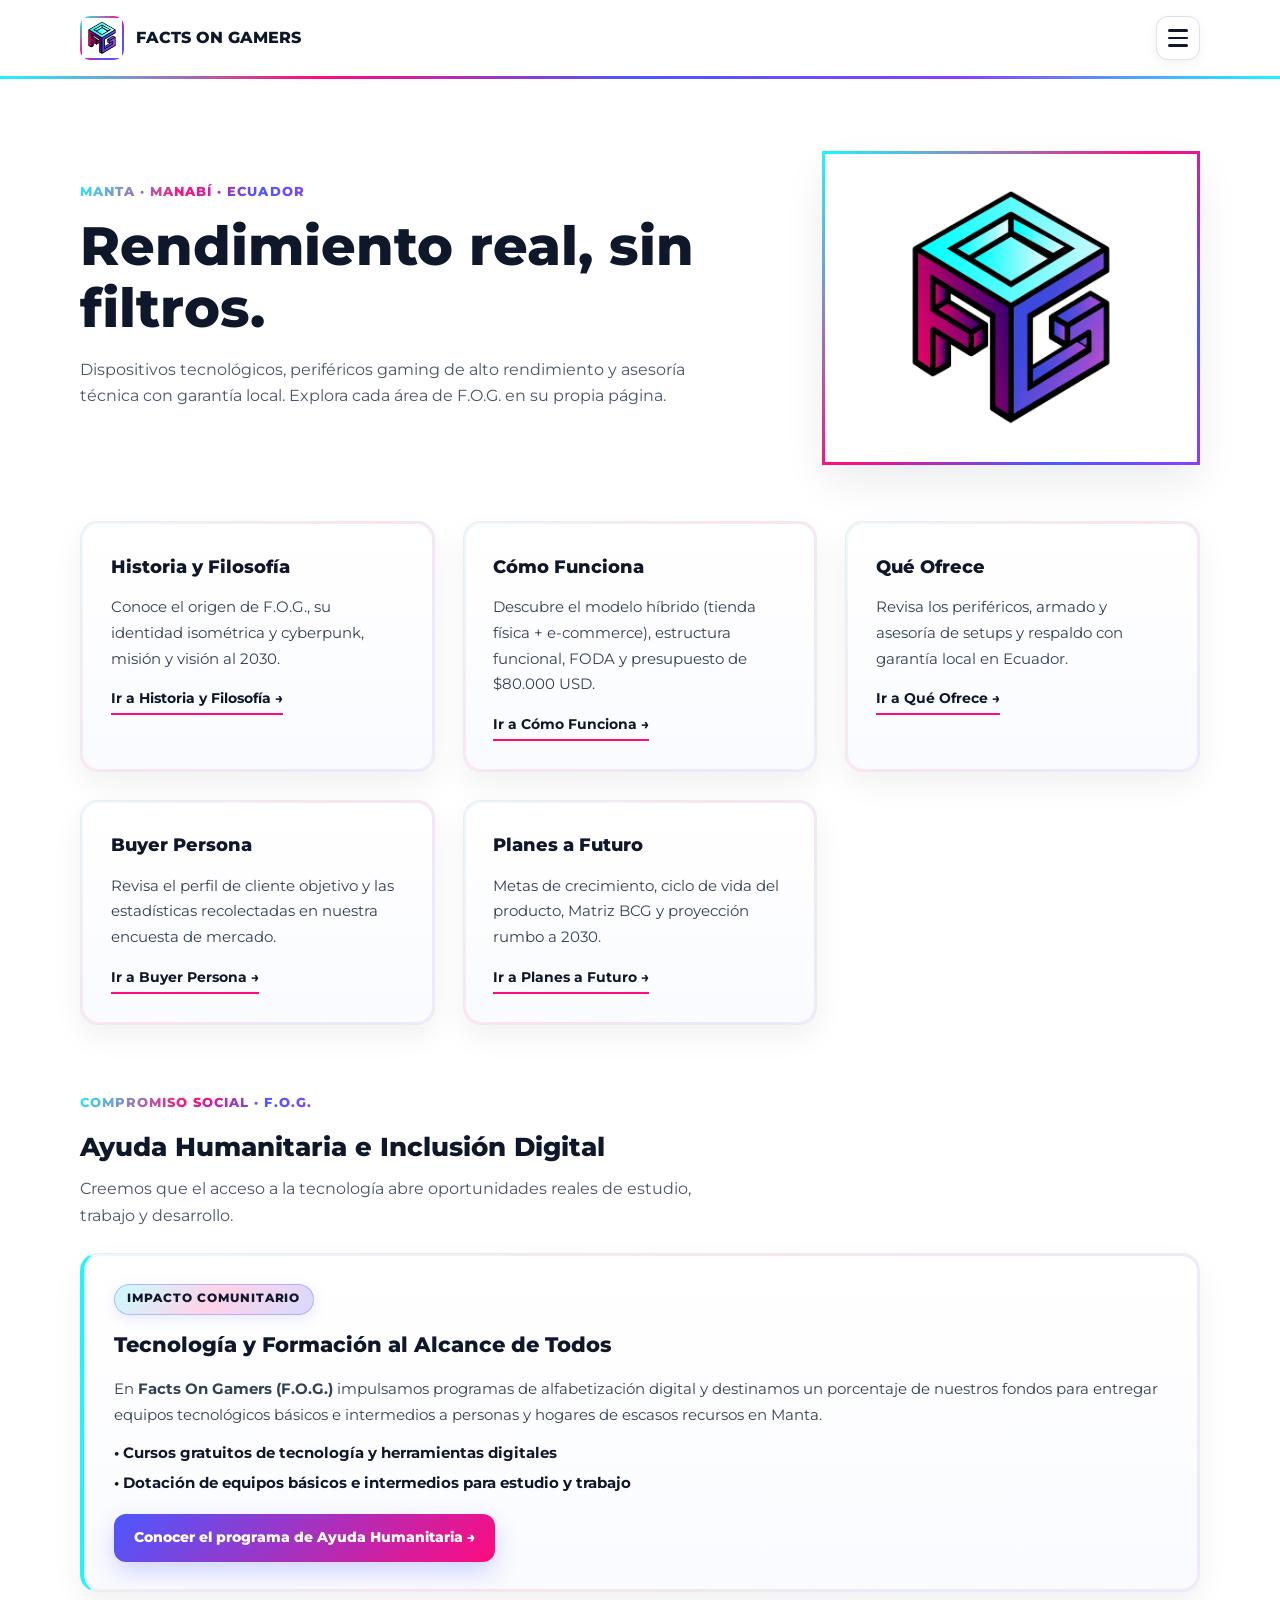
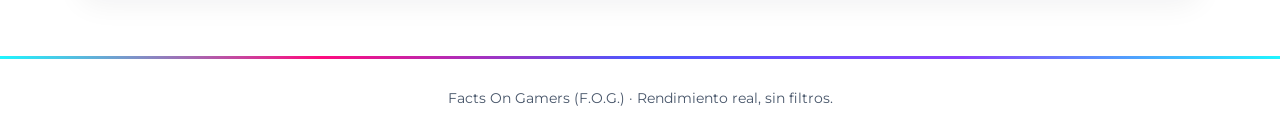
<file: index.html>
<!DOCTYPE html>
<html lang="es">
<head>
  <meta charset="UTF-8" />
  <meta name="viewport" content="width=device-width, initial-scale=1.0" />
  <title>Facts On Gamers (F.O.G.) | Rendimiento real, sin filtros</title>
  <link rel="preconnect" href="https://fonts.googleapis.com" />
  <link rel="preconnect" href="https://fonts.gstatic.com" crossorigin />
  <link href="https://fonts.googleapis.com/css2?family=Montserrat:wght@400;600;700;800;900&display=swap" rel="stylesheet" />
  <link rel="stylesheet" href="css/styles.css" />
</head>
<body>
  <header class="navbar">
    <div class="container nav-content">
      <a href="index.html" class="brand">
        <img src="images/logo.png" alt="Isotipo F.O.G." class="brand-logo" />
        <span>FACTS ON GAMERS</span>
      </a>

      <button
        class="menu-toggle"
        id="menuToggle"
        type="button"
        aria-label="Abrir menú de navegación"
        aria-expanded="false"
        aria-controls="navDrawer"
      >
        <span class="bar"></span>
        <span class="bar"></span>
        <span class="bar"></span>
      </button>

      <nav class="nav-links" id="navDrawer" aria-label="Navegación principal">
        <a href="index.html">Inicio</a>
        <a href="historia.html">Historia y Filosofía</a>
        <a href="operacion.html">Cómo Funciona</a>
        <a href="oferta.html">Qué Ofrece</a>
        <a href="buyer-persona.html">Buyer Persona</a>
        <a href="ayuda-humanitaria.html">Ayuda Humanitaria</a>
        <a href="futuro.html">Planes a Futuro</a>
      </nav>
    </div>
  </header>

  <main>
    <section class="hero-home">
      <div class="container hero-grid">
        <div>
          <span class="eyebrow">Manta · Manabí · Ecuador</span>
          <h1>Rendimiento real, sin filtros.</h1>
          <p class="lead">
            Dispositivos tecnológicos, periféricos gaming de alto rendimiento y asesoría técnica con garantía local. Explora cada área de F.O.G. en su propia página.
          </p>
        </div>
        <div class="logo-showcase">
          <img src="images/logo.png" alt="Cubo isométrico Facts On Gamers F.O.G." />
        </div>
      </div>
    </section>

    <section class="page-section">
      <div class="container grid-2">
        <article class="rgb-card">
          <h2>Historia y Filosofía</h2>
          <p>Conoce el origen de F.O.G., su identidad isométrica y cyberpunk, misión y visión al 2030.</p>
          <a href="historia.html" class="card-link">Ir a Historia y Filosofía →</a>
        </article>

        <article class="rgb-card">
          <h2>Cómo Funciona</h2>
          <p>Descubre el modelo híbrido (tienda física + e-commerce), estructura funcional, FODA y presupuesto de $80.000 USD.</p>
          <a href="operacion.html" class="card-link">Ir a Cómo Funciona →</a>
        </article>

        <article class="rgb-card">
          <h2>Qué Ofrece</h2>
          <p>Revisa los periféricos, armado y asesoría de setups y respaldo con garantía local en Ecuador.</p>
          <a href="oferta.html" class="card-link">Ir a Qué Ofrece →</a>
        </article>

        <article class="rgb-card">
          <h2>Buyer Persona</h2>
          <p>Revisa el perfil de cliente objetivo y las estadísticas recolectadas en nuestra encuesta de mercado.</p>
          <a href="buyer-persona.html" class="card-link">Ir a Buyer Persona →</a>
        </article>

        <article class="rgb-card">
          <h2>Planes a Futuro</h2>
          <p>Metas de crecimiento, ciclo de vida del producto, Matriz BCG y proyección rumbo a 2030.</p>
          <a href="futuro.html" class="card-link">Ir a Planes a Futuro →</a>
        </article>
      </div>
    </section>

    <section class="page-section">
      <div class="container">
        <div class="section-intro">
          <span class="eyebrow">Compromiso Social · F.O.G.</span>
          <h2>Ayuda Humanitaria e Inclusión Digital</h2>
          <p class="lead">Creemos que el acceso a la tecnología abre oportunidades reales de estudio, trabajo y desarrollo.</p>
        </div>

        <article class="rgb-card humanitarian-banner-card">
          <div class="humanitarian-banner-content">
            <span class="coming-badge">Impacto Comunitario</span>
            <h3>Tecnología y Formación al Alcance de Todos</h3>
            <p>En <strong>Facts On Gamers (F.O.G.)</strong> impulsamos programas de alfabetización digital y destinamos un porcentaje de nuestros fondos para entregar equipos tecnológicos básicos e intermedios a personas y hogares de escasos recursos en Manta.</p>
            <div class="humanitarian-highlights">
              <span>• Cursos gratuitos de tecnología y herramientas digitales</span>
              <span>• Dotación de equipos básicos e intermedios para estudio y trabajo</span>
            </div>
            <a href="ayuda-humanitaria.html" class="cta-humanitarian">Conocer el programa de Ayuda Humanitaria →</a>
          </div>
        </article>
      </div>
    </section>
  </main>

  <footer class="footer">
    <div class="container">
      <p>Facts On Gamers (F.O.G.) · Rendimiento real, sin filtros.</p>
    </div>
  </footer>

  <script src="js/main.js"></script>
</body>
</html>
</file>
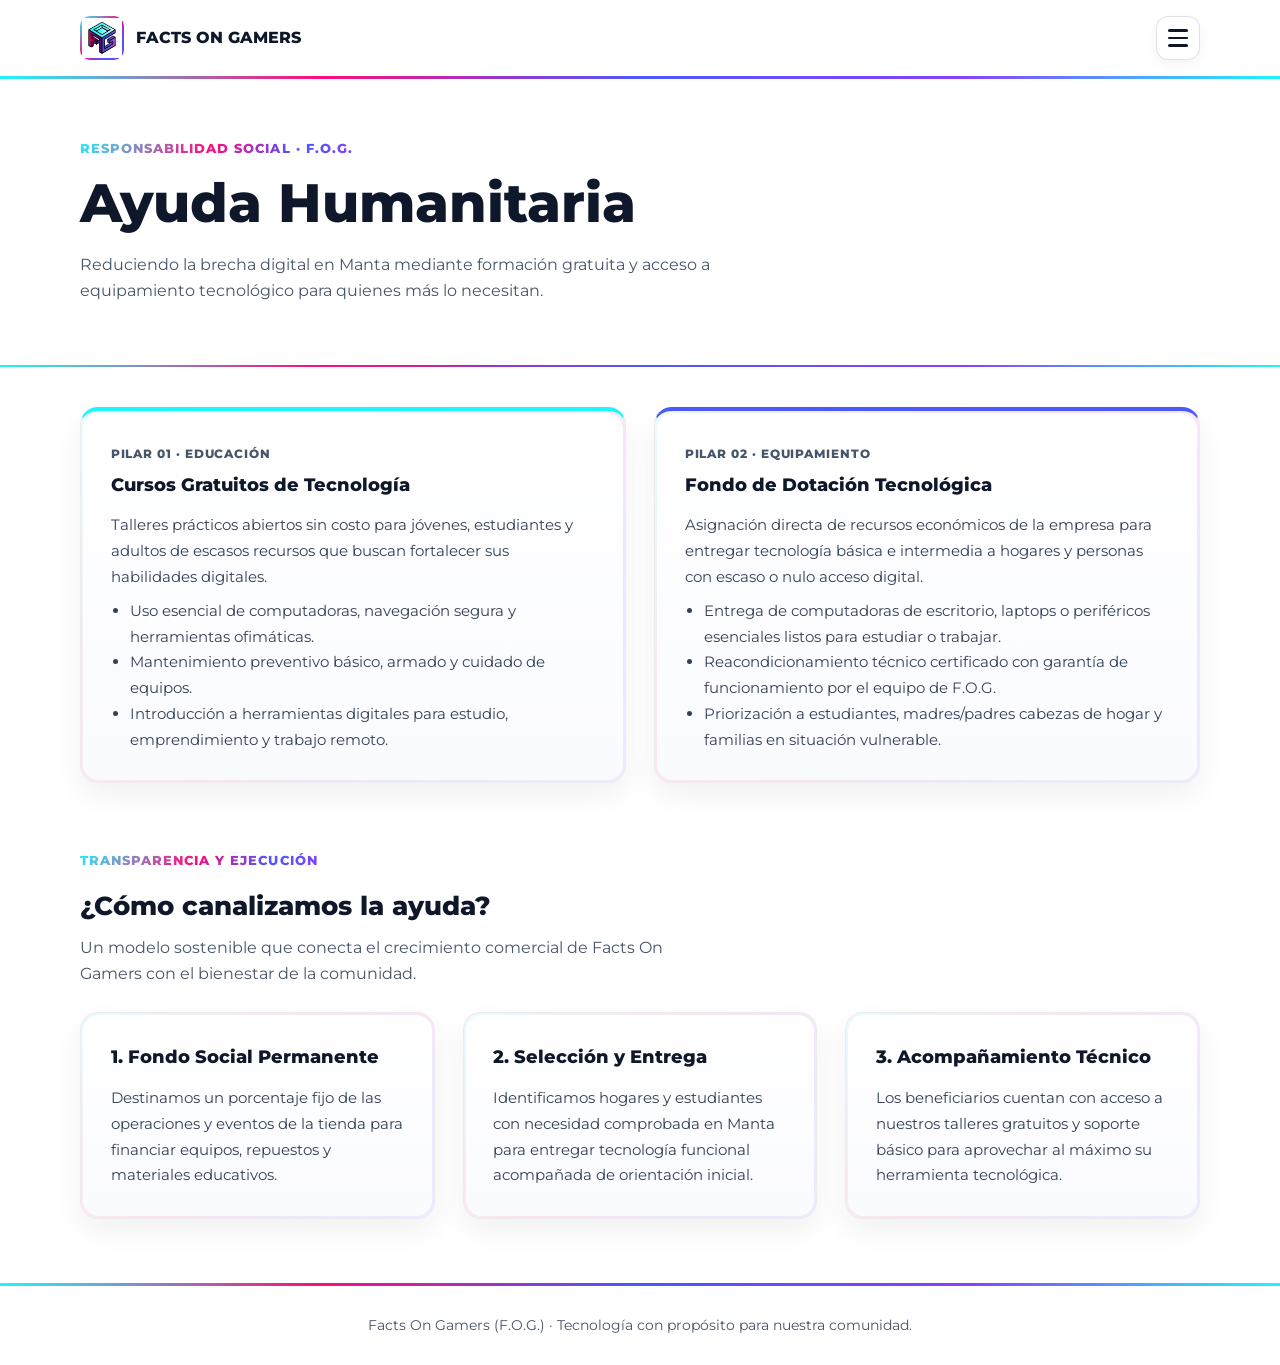
<file: ayuda-humanitaria.html>
<!DOCTYPE html>
<html lang="es">
<head>
  <meta charset="UTF-8" />
  <meta name="viewport" content="width=device-width, initial-scale=1.0" />
  <title>Ayuda Humanitaria | Facts On Gamers (F.O.G.)</title>
  <link rel="preconnect" href="https://fonts.googleapis.com" />
  <link rel="preconnect" href="https://fonts.gstatic.com" crossorigin />
  <link href="https://fonts.googleapis.com/css2?family=Montserrat:wght@400;600;700;800;900&display=swap" rel="stylesheet" />
  <link rel="stylesheet" href="css/styles.css" />
</head>
<body>
  <header class="navbar">
    <div class="container nav-content">
      <a href="index.html" class="brand">
        <img src="images/logo.png" alt="Isotipo F.O.G." class="brand-logo" />
        <span>FACTS ON GAMERS</span>
      </a>

      <button
        class="menu-toggle"
        id="menuToggle"
        type="button"
        aria-label="Abrir menú de navegación"
        aria-expanded="false"
        aria-controls="navDrawer"
      >
        <span class="bar"></span>
        <span class="bar"></span>
        <span class="bar"></span>
      </button>

      <nav class="nav-links" id="navDrawer" aria-label="Navegación principal">
        <a href="index.html">Inicio</a>
        <a href="historia.html">Historia y Filosofía</a>
        <a href="operacion.html">Cómo Funciona</a>
        <a href="oferta.html">Qué Ofrece</a>
        <a href="buyer-persona.html">Buyer Persona</a>
        <a href="ayuda-humanitaria.html">Ayuda Humanitaria</a>
        <a href="futuro.html">Planes a Futuro</a>
      </nav>
    </div>
  </header>

  <main>
    <div class="page-header">
      <div class="container">
        <span class="eyebrow">Responsabilidad Social · F.O.G.</span>
        <h1>Ayuda Humanitaria</h1>
        <p class="lead">Reduciendo la brecha digital en Manta mediante formación gratuita y acceso a equipamiento tecnológico para quienes más lo necesitan.</p>
      </div>
    </div>

    <!-- PILARES DEL PROGRAMA -->
    <section class="page-section">
      <div class="container grid-2">
        <article class="rgb-card foda-fortalezas">
          <span class="foda-tag">Pilar 01 · Educación</span>
          <h3>Cursos Gratuitos de Tecnología</h3>
          <p>Talleres prácticos abiertos sin costo para jóvenes, estudiantes y adultos de escasos recursos que buscan fortalecer sus habilidades digitales.</p>
          <ul>
            <li>Uso esencial de computadoras, navegación segura y herramientas ofimáticas.</li>
            <li>Mantenimiento preventivo básico, armado y cuidado de equipos.</li>
            <li>Introducción a herramientas digitales para estudio, emprendimiento y trabajo remoto.</li>
          </ul>
        </article>

        <article class="rgb-card foda-oportunidades">
          <span class="foda-tag">Pilar 02 · Equipamiento</span>
          <h3>Fondo de Dotación Tecnológica</h3>
          <p>Asignación directa de recursos económicos de la empresa para entregar tecnología básica e intermedia a hogares y personas con escaso o nulo acceso digital.</p>
          <ul>
            <li>Entrega de computadoras de escritorio, laptops o periféricos esenciales listos para estudiar o trabajar.</li>
            <li>Reacondicionamiento técnico certificado con garantía de funcionamiento por el equipo de F.O.G.</li>
            <li>Priorización a estudiantes, madres/padres cabezas de hogar y familias en situación vulnerable.</li>
          </ul>
        </article>
      </div>
    </section>

    <!-- CÓMO FUNCIONA EL IMPACTO -->
    <section class="page-section">
      <div class="container">
        <div class="section-intro">
          <span class="eyebrow">Transparencia y Ejecución</span>
          <h2>¿Cómo canalizamos la ayuda?</h2>
          <p class="lead">Un modelo sostenible que conecta el crecimiento comercial de Facts On Gamers con el bienestar de la comunidad.</p>
        </div>

        <div class="grid-3">
          <article class="rgb-card">
            <h3>1. Fondo Social Permanente</h3>
            <p>Destinamos un porcentaje fijo de las operaciones y eventos de la tienda para financiar equipos, repuestos y materiales educativos.</p>
          </article>

          <article class="rgb-card">
            <h3>2. Selección y Entrega</h3>
            <p>Identificamos hogares y estudiantes con necesidad comprobada en Manta para entregar tecnología funcional acompañada de orientación inicial.</p>
          </article>

          <article class="rgb-card">
            <h3>3. Acompañamiento Técnico</h3>
            <p>Los beneficiarios cuentan con acceso a nuestros talleres gratuitos y soporte básico para aprovechar al máximo su herramienta tecnológica.</p>
          </article>
        </div>
      </div>
    </section>
  </main>

  <footer class="footer">
    <div class="container">
      <p>Facts On Gamers (F.O.G.) · Tecnología con propósito para nuestra comunidad.</p>
    </div>
  </footer>

  <script src="js/main.js"></script>
</body>
</html>
</file>
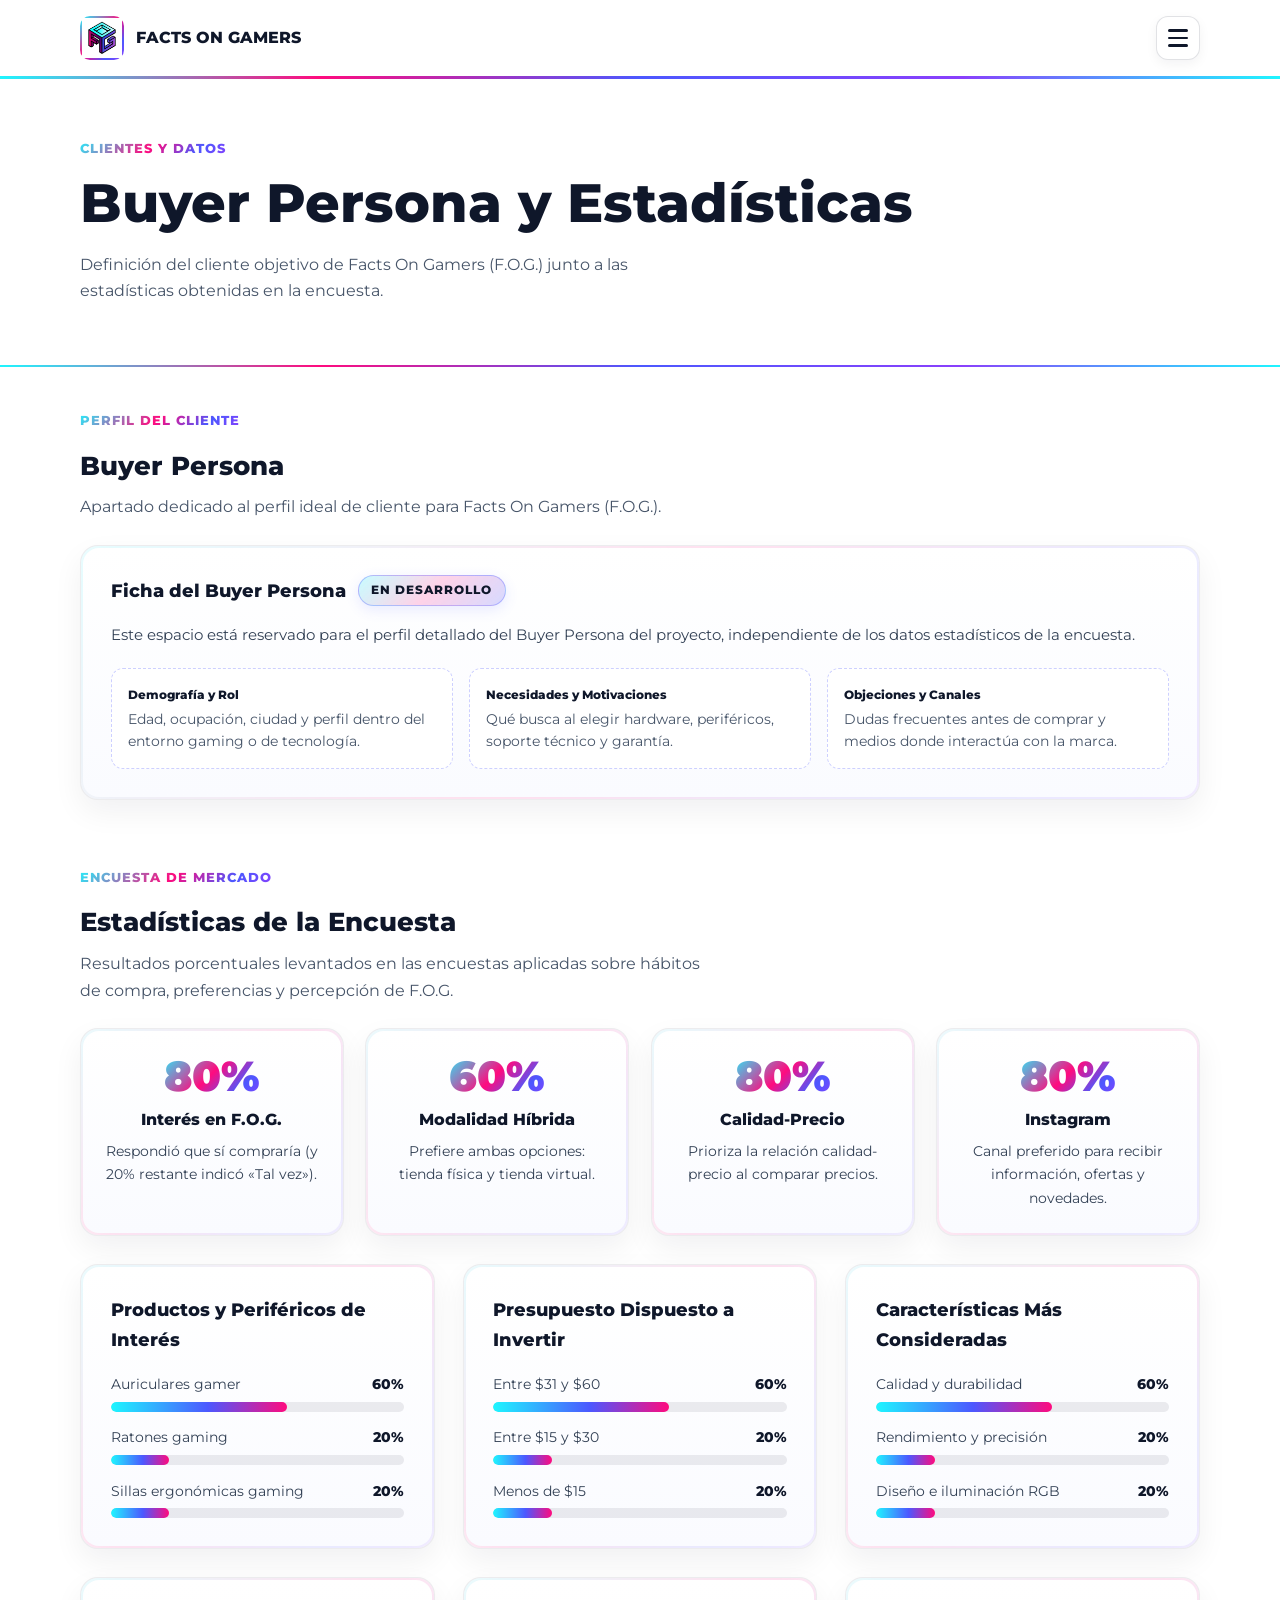
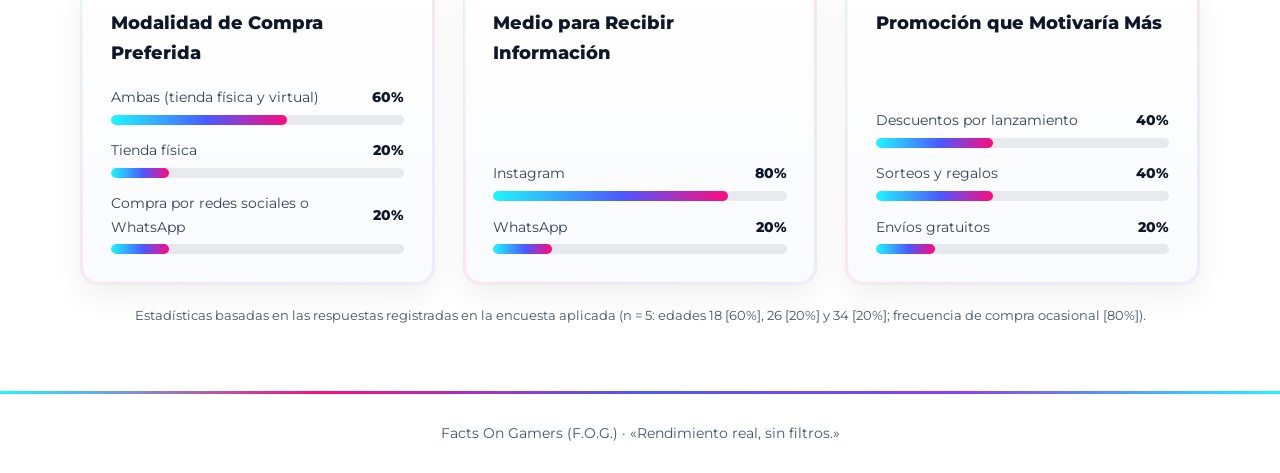
<file: buyer-persona.html>
<!DOCTYPE html>
<html lang="es">
<head>
  <meta charset="UTF-8" />
  <meta name="viewport" content="width=device-width, initial-scale=1.0" />
  <title>Buyer Persona y Estadísticas | Facts On Gamers (F.O.G.)</title>
  <link rel="preconnect" href="https://fonts.googleapis.com" />
  <link rel="preconnect" href="https://fonts.gstatic.com" crossorigin />
  <link href="https://fonts.googleapis.com/css2?family=Montserrat:wght@400;600;700;800;900&display=swap" rel="stylesheet" />
  <link rel="stylesheet" href="css/styles.css" />
</head>
<body>
  <header class="navbar">
    <div class="container nav-content">
      <a href="index.html" class="brand">
        <img src="images/logo.png" alt="Isotipo F.O.G." class="brand-logo" />
        <span>FACTS ON GAMERS</span>
      </a>

      <button
        class="menu-toggle"
        id="menuToggle"
        type="button"
        aria-label="Abrir menú de navegación"
        aria-expanded="false"
        aria-controls="navDrawer"
      >
        <span class="bar"></span>
        <span class="bar"></span>
        <span class="bar"></span>
      </button>

      <nav class="nav-links" id="navDrawer" aria-label="Navegación principal">
        <a href="index.html">Inicio</a>
        <a href="historia.html">Historia y Filosofía</a>
        <a href="operacion.html">Cómo Funciona</a>
        <a href="oferta.html">Qué Ofrece</a>
        <a href="buyer-persona.html">Buyer Persona</a>
        <a href="ayuda-humanitaria.html">Ayuda Humanitaria</a>
        <a href="futuro.html">Planes a Futuro</a>
      </nav>
    </div>
  </header>

  <main>
    <div class="page-header">
      <div class="container">
        <span class="eyebrow">Clientes y Datos</span>
        <h1>Buyer Persona y Estadísticas</h1>
        <p class="lead">Definición del cliente objetivo de Facts On Gamers (F.O.G.) junto a las estadísticas obtenidas en la encuesta.</p>
      </div>
    </div>

    <!-- TEMA 1: BUYER PERSONA (APARTE DE LA ENCUESTA) -->
    <section class="page-section">
      <div class="container">
        <div class="section-intro">
          <span class="eyebrow">Perfil del Cliente</span>
          <h2>Buyer Persona</h2>
          <p class="lead">Apartado dedicado al perfil ideal de cliente para Facts On Gamers (F.O.G.).</p>
        </div>

        <article class="rgb-card buyer-coming-card">
          <div class="buyer-coming-header">
            <h3>Ficha del Buyer Persona</h3>
            <span class="coming-badge">En desarrollo</span>
          </div>
          <p>Este espacio está reservado para el perfil detallado del Buyer Persona del proyecto, independiente de los datos estadísticos de la encuesta.</p>

          <div class="buyer-placeholders">
            <div class="buyer-slot">
              <span class="buyer-slot-tag">Demografía y Rol</span>
              <p>Edad, ocupación, ciudad y perfil dentro del entorno gaming o de tecnología.</p>
            </div>
            <div class="buyer-slot">
              <span class="buyer-slot-tag">Necesidades y Motivaciones</span>
              <p>Qué busca al elegir hardware, periféricos, soporte técnico y garantía.</p>
            </div>
            <div class="buyer-slot">
              <span class="buyer-slot-tag">Objeciones y Canales</span>
              <p>Dudas frecuentes antes de comprar y medios donde interactúa con la marca.</p>
            </div>
          </div>
        </article>
      </div>
    </section>

    <!-- TEMA 2: ESTADÍSTICAS DE LA ENCUESTA -->
    <section class="page-section">
      <div class="container">
        <div class="section-intro">
          <span class="eyebrow">Encuesta de Mercado</span>
          <h2>Estadísticas de la Encuesta</h2>
          <p class="lead">Resultados porcentuales levantados en las encuestas aplicadas sobre hábitos de compra, preferencias y percepción de F.O.G.</p>
        </div>

        <div class="kpi-grid">
          <article class="rgb-card kpi-card">
            <span class="kpi-number">80%</span>
            <h3>Interés en F.O.G.</h3>
            <p>Respondió que sí compraría (y 20% restante indicó «Tal vez»).</p>
          </article>

          <article class="rgb-card kpi-card">
            <span class="kpi-number">60%</span>
            <h3>Modalidad Híbrida</h3>
            <p>Prefiere ambas opciones: tienda física y tienda virtual.</p>
          </article>

          <article class="rgb-card kpi-card">
            <span class="kpi-number">80%</span>
            <h3>Calidad-Precio</h3>
            <p>Prioriza la relación calidad-precio al comparar precios.</p>
          </article>

          <article class="rgb-card kpi-card">
            <span class="kpi-number">80%</span>
            <h3>Instagram</h3>
            <p>Canal preferido para recibir información, ofertas y novedades.</p>
          </article>
        </div>

        <div class="grid-2 stats-charts-grid" style="margin-top: 1.75rem;">
          <article class="rgb-card stat-card">
            <h3>Productos y Periféricos de Interés</h3>
            <div class="stat-bars">
              <div class="stat-row">
                <div class="stat-label"><span>Auriculares gamer</span><strong>60%</strong></div>
                <div class="stat-track"><div class="stat-fill" style="width: 60%;"></div></div>
              </div>
              <div class="stat-row">
                <div class="stat-label"><span>Ratones gaming</span><strong>20%</strong></div>
                <div class="stat-track"><div class="stat-fill" style="width: 20%;"></div></div>
              </div>
              <div class="stat-row">
                <div class="stat-label"><span>Sillas ergonómicas gaming</span><strong>20%</strong></div>
                <div class="stat-track"><div class="stat-fill" style="width: 20%;"></div></div>
              </div>
            </div>
          </article>

          <article class="rgb-card stat-card">
            <h3>Presupuesto Dispuesto a Invertir</h3>
            <div class="stat-bars">
              <div class="stat-row">
                <div class="stat-label"><span>Entre $31 y $60</span><strong>60%</strong></div>
                <div class="stat-track"><div class="stat-fill" style="width: 60%;"></div></div>
              </div>
              <div class="stat-row">
                <div class="stat-label"><span>Entre $15 y $30</span><strong>20%</strong></div>
                <div class="stat-track"><div class="stat-fill" style="width: 20%;"></div></div>
              </div>
              <div class="stat-row">
                <div class="stat-label"><span>Menos de $15</span><strong>20%</strong></div>
                <div class="stat-track"><div class="stat-fill" style="width: 20%;"></div></div>
              </div>
            </div>
          </article>

          <article class="rgb-card stat-card">
            <h3>Características Más Consideradas</h3>
            <div class="stat-bars">
              <div class="stat-row">
                <div class="stat-label"><span>Calidad y durabilidad</span><strong>60%</strong></div>
                <div class="stat-track"><div class="stat-fill" style="width: 60%;"></div></div>
              </div>
              <div class="stat-row">
                <div class="stat-label"><span>Rendimiento y precisión</span><strong>20%</strong></div>
                <div class="stat-track"><div class="stat-fill" style="width: 20%;"></div></div>
              </div>
              <div class="stat-row">
                <div class="stat-label"><span>Diseño e iluminación RGB</span><strong>20%</strong></div>
                <div class="stat-track"><div class="stat-fill" style="width: 20%;"></div></div>
              </div>
            </div>
          </article>

          <article class="rgb-card stat-card">
            <h3>Modalidad de Compra Preferida</h3>
            <div class="stat-bars">
              <div class="stat-row">
                <div class="stat-label"><span>Ambas (tienda física y virtual)</span><strong>60%</strong></div>
                <div class="stat-track"><div class="stat-fill" style="width: 60%;"></div></div>
              </div>
              <div class="stat-row">
                <div class="stat-label"><span>Tienda física</span><strong>20%</strong></div>
                <div class="stat-track"><div class="stat-fill" style="width: 20%;"></div></div>
              </div>
              <div class="stat-row">
                <div class="stat-label"><span>Compra por redes sociales o WhatsApp</span><strong>20%</strong></div>
                <div class="stat-track"><div class="stat-fill" style="width: 20%;"></div></div>
              </div>
            </div>
          </article>

          <article class="rgb-card stat-card">
            <h3>Medio para Recibir Información</h3>
            <div class="stat-bars">
              <div class="stat-row">
                <div class="stat-label"><span>Instagram</span><strong>80%</strong></div>
                <div class="stat-track"><div class="stat-fill" style="width: 80%;"></div></div>
              </div>
              <div class="stat-row">
                <div class="stat-label"><span>WhatsApp</span><strong>20%</strong></div>
                <div class="stat-track"><div class="stat-fill" style="width: 20%;"></div></div>
              </div>
            </div>
          </article>

          <article class="rgb-card stat-card">
            <h3>Promoción que Motivaría Más</h3>
            <div class="stat-bars">
              <div class="stat-row">
                <div class="stat-label"><span>Descuentos por lanzamiento</span><strong>40%</strong></div>
                <div class="stat-track"><div class="stat-fill" style="width: 40%;"></div></div>
              </div>
              <div class="stat-row">
                <div class="stat-label"><span>Sorteos y regalos</span><strong>40%</strong></div>
                <div class="stat-track"><div class="stat-fill" style="width: 40%;"></div></div>
              </div>
              <div class="stat-row">
                <div class="stat-label"><span>Envíos gratuitos</span><strong>20%</strong></div>
                <div class="stat-track"><div class="stat-fill" style="width: 20%;"></div></div>
              </div>
            </div>
          </article>
        </div>

        <p class="survey-footnote">
          Estadísticas basadas en las respuestas registradas en la encuesta aplicada (n = 5: edades 18 [60%], 26 [20%] y 34 [20%]; frecuencia de compra ocasional [80%]).
        </p>
      </div>
    </section>
  </main>

  <footer class="footer">
    <div class="container">
      <p>Facts On Gamers (F.O.G.) · «Rendimiento real, sin filtros.»</p>
    </div>
  </footer>

  <script src="js/main.js"></script>
</body>
</html>
</file>
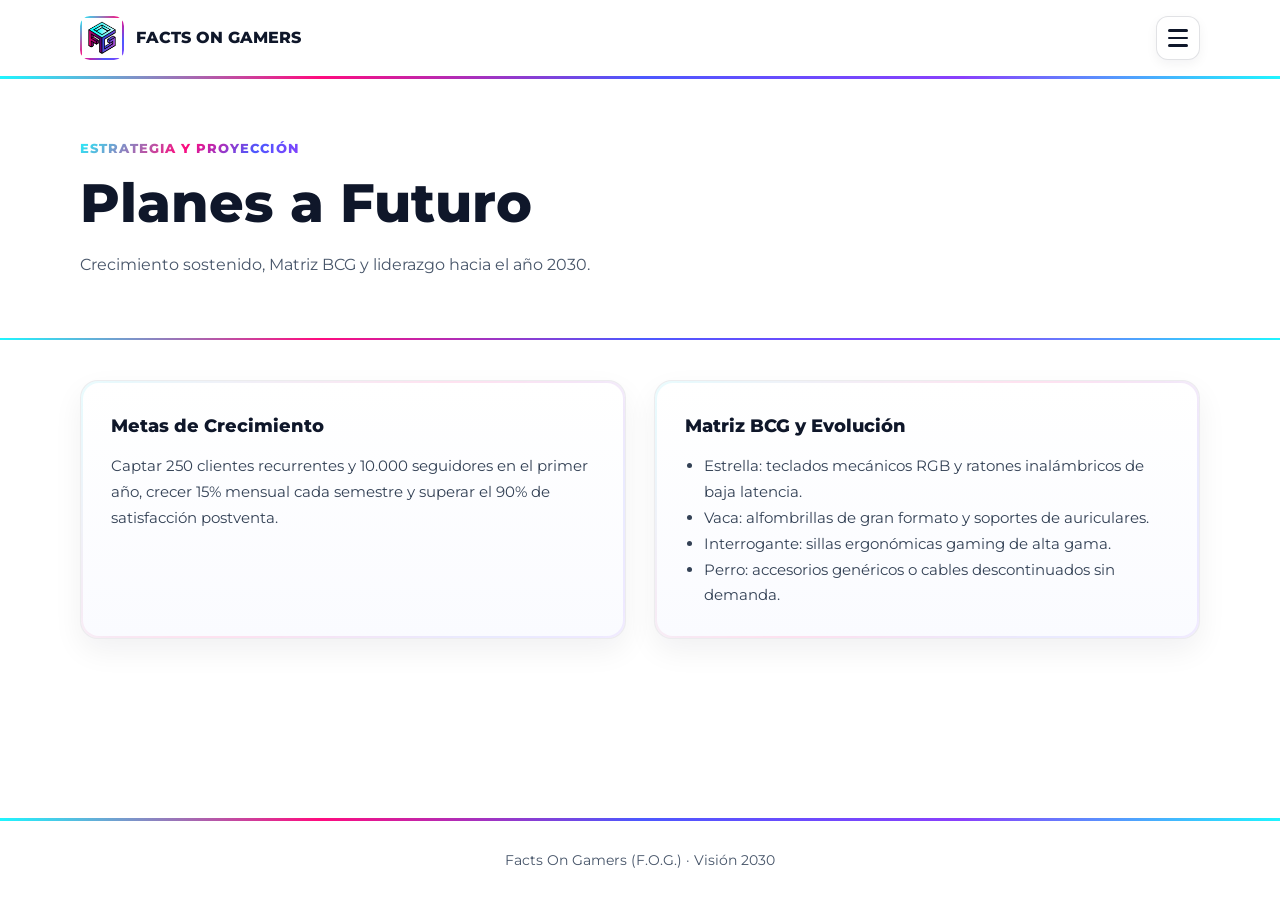
<file: futuro.html>
<!DOCTYPE html>
<html lang="es">
<head>
  <meta charset="UTF-8" />
  <meta name="viewport" content="width=device-width, initial-scale=1.0" />
  <title>Planes a Futuro | Facts On Gamers (F.O.G.)</title>
  <link rel="preconnect" href="https://fonts.googleapis.com" />
  <link rel="preconnect" href="https://fonts.gstatic.com" crossorigin />
  <link href="https://fonts.googleapis.com/css2?family=Montserrat:wght@400;600;700;800&display=swap" rel="stylesheet" />
  <link rel="stylesheet" href="css/styles.css" />
</head>
<body>
  <header class="navbar">
    <div class="container nav-content">
      <a href="index.html" class="brand">
        <img src="images/logo.png" alt="Isotipo F.O.G." class="brand-logo" />
        <span>FACTS ON GAMERS</span>
      </a>

      <button
        class="menu-toggle"
        id="menuToggle"
        type="button"
        aria-label="Abrir menú de navegación"
        aria-expanded="false"
        aria-controls="navDrawer"
      >
        <span class="bar"></span>
        <span class="bar"></span>
        <span class="bar"></span>
      </button>

      <nav class="nav-links" id="navDrawer" aria-label="Navegación principal">
        <a href="index.html">Inicio</a>
        <a href="historia.html">Historia y Filosofía</a>
        <a href="operacion.html">Cómo Funciona</a>
        <a href="oferta.html">Qué Ofrece</a>
        <a href="buyer-persona.html">Buyer Persona</a>
        <a href="ayuda-humanitaria.html">Ayuda Humanitaria</a>
        <a href="futuro.html">Planes a Futuro</a>
      </nav>
    </div>
  </header>

  <main>
    <div class="page-header">
      <div class="container">
        <span class="eyebrow">Estrategia y Proyección</span>
        <h1>Planes a Futuro</h1>
        <p class="lead">Crecimiento sostenido, Matriz BCG y liderazgo hacia el año 2030.</p>
      </div>
    </div>

    <section class="page-section">
      <div class="container grid-2">
        <article class="rgb-card">
          <h3>Metas de Crecimiento</h3>
          <p>Captar 250 clientes recurrentes y 10.000 seguidores en el primer año, crecer 15% mensual cada semestre y superar el 90% de satisfacción postventa.</p>
        </article>
        <article class="rgb-card">
          <h3>Matriz BCG y Evolución</h3>
          <ul>
            <li>Estrella: teclados mecánicos RGB y ratones inalámbricos de baja latencia.</li>
            <li>Vaca: alfombrillas de gran formato y soportes de auriculares.</li>
            <li>Interrogante: sillas ergonómicas gaming de alta gama.</li>
            <li>Perro: accesorios genéricos o cables descontinuados sin demanda.</li>
          </ul>
        </article>
      </div>
    </section>
  </main>

  <footer class="footer">
    <div class="container">
      <p>Facts On Gamers (F.O.G.) · Visión 2030</p>
    </div>
  </footer>
  <script src="js/main.js"></script>
</body>
</html>
</file>
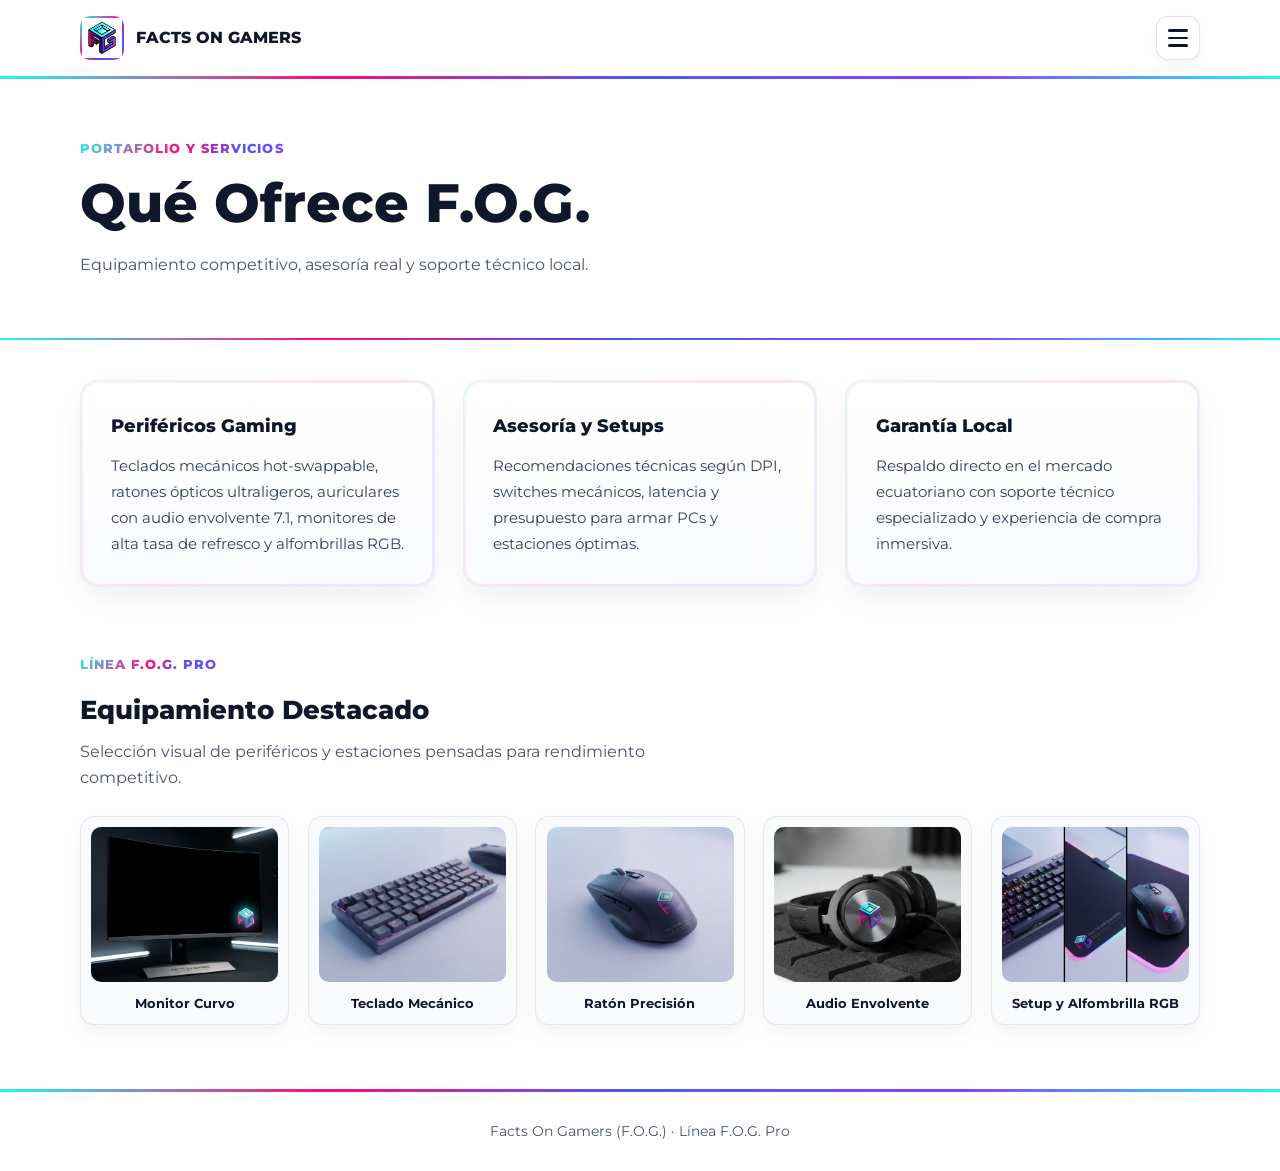
<file: oferta.html>
<!DOCTYPE html>
<html lang="es">
<head>
  <meta charset="UTF-8" />
  <meta name="viewport" content="width=device-width, initial-scale=1.0" />
  <title>Qué Ofrece | Facts On Gamers (F.O.G.)</title>
  <link rel="preconnect" href="https://fonts.googleapis.com" />
  <link rel="preconnect" href="https://fonts.gstatic.com" crossorigin />
  <link href="https://fonts.googleapis.com/css2?family=Montserrat:wght@400;600;700;800&display=swap" rel="stylesheet" />
  <link rel="stylesheet" href="css/styles.css" />
</head>
<body>
  <header class="navbar">
    <div class="container nav-content">
      <a href="index.html" class="brand">
        <img src="images/logo.png" alt="Isotipo F.O.G." class="brand-logo" />
        <span>FACTS ON GAMERS</span>
      </a>

      <button
        class="menu-toggle"
        id="menuToggle"
        type="button"
        aria-label="Abrir menú de navegación"
        aria-expanded="false"
        aria-controls="navDrawer"
      >
        <span class="bar"></span>
        <span class="bar"></span>
        <span class="bar"></span>
      </button>

      <nav class="nav-links" id="navDrawer" aria-label="Navegación principal">
        <a href="index.html">Inicio</a>
        <a href="historia.html">Historia y Filosofía</a>
        <a href="operacion.html">Cómo Funciona</a>
        <a href="oferta.html">Qué Ofrece</a>
        <a href="buyer-persona.html">Buyer Persona</a>
        <a href="ayuda-humanitaria.html">Ayuda Humanitaria</a>
        <a href="futuro.html">Planes a Futuro</a>
      </nav>
    </div>
  </header>

  <main>
    <div class="page-header">
      <div class="container">
        <span class="eyebrow">Portafolio y Servicios</span>
        <h1>Qué Ofrece F.O.G.</h1>
        <p class="lead">Equipamiento competitivo, asesoría real y soporte técnico local.</p>
      </div>
    </div>

    <section class="page-section">
      <div class="container grid-3">
        <article class="rgb-card">
          <h3>Periféricos Gaming</h3>
          <p>Teclados mecánicos hot-swappable, ratones ópticos ultraligeros, auriculares con audio envolvente 7.1, monitores de alta tasa de refresco y alfombrillas RGB.</p>
        </article>
        <article class="rgb-card">
          <h3>Asesoría y Setups</h3>
          <p>Recomendaciones técnicas según DPI, switches mecánicos, latencia y presupuesto para armar PCs y estaciones óptimas.</p>
        </article>
        <article class="rgb-card">
          <h3>Garantía Local</h3>
          <p>Respaldo directo en el mercado ecuatoriano con soporte técnico especializado y experiencia de compra inmersiva.</p>
        </article>
      </div>
    </section>

    <section class="page-section">
      <div class="container">
        <div class="section-intro">
          <span class="eyebrow">Línea F.O.G. Pro</span>
          <h2>Equipamiento Destacado</h2>
          <p class="lead">Selección visual de periféricos y estaciones pensadas para rendimiento competitivo.</p>
        </div>

        <div class="mini-gallery">
          <figure class="mini-item">
            <img src="images/peri (1).jpg" alt="Monitor curvo gaming Facts On Gamers" />
            <figcaption>Monitor Curvo</figcaption>
          </figure>

          <figure class="mini-item">
            <img src="images/peri (4).jpg" alt="Teclado mecánico compacto RGB Facts On Gamers" />
            <figcaption>Teclado Mecánico</figcaption>
          </figure>

          <figure class="mini-item">
            <img src="images/peri (3).jpg" alt="Ratón gaming ergonómico Facts On Gamers" />
            <figcaption>Ratón Precisión</figcaption>
          </figure>

          <figure class="mini-item">
            <img src="images/peri (2).jpg" alt="Auriculares gaming Facts On Gamers" />
            <figcaption>Audio Envolvente</figcaption>
          </figure>

          <figure class="mini-item">
            <img src="images/peri (5).jpg" alt="Alfombrilla RGB y periféricos Facts On Gamers" />
            <figcaption>Setup y Alfombrilla RGB</figcaption>
          </figure>
        </div>
      </div>
    </section>
  </main>

  <footer class="footer">
    <div class="container">
      <p>Facts On Gamers (F.O.G.) · Línea F.O.G. Pro</p>
    </div>
  </footer>
  <script src="js/main.js"></script>
</body>
</html>
</file>
<file: css/styles.css>
:root {
  --bg-page: #ffffff;
  --bg-card: #f8fafc;
  --text-dark: #0f172a;
  --text-muted: #475569;
  --fog-cyan: #1ef6ff;
  --fog-magenta: #ff0b7e;
  --fog-blue: #4c58ff;
  --fog-purple: #8a3ffc;
  --fog-gradient: linear-gradient(135deg, #1ef6ff 0%, #ff0b7e 48%, #4c58ff 78%, #8a3ffc 100%);
  --fog-rgb-border: linear-gradient(90deg, #1ef6ff, #ff0b7e, #4c58ff, #8a3ffc, #1ef6ff);
}

* {
  box-sizing: border-box;
  margin: 0;
  padding: 0;
}

body {
  font-family: "Montserrat", sans-serif;
  background-color: var(--bg-page);
  color: var(--text-dark);
  line-height: 1.65;
  min-height: 100vh;
  display: flex;
  flex-direction: column;
}

main {
  flex: 1;
  animation: fadePage 0.25s ease;
}

@keyframes fadePage {
  from {
    opacity: 0;
    transform: translateY(6px);
  }
  to {
    opacity: 1;
    transform: translateY(0);
  }
}

.container {
  width: min(1120px, 90%);
  margin: 0 auto;
}

/* Barra superior con borde degradado */
.navbar {
  position: sticky;
  top: 0;
  z-index: 20;
  background: rgba(255, 255, 255, 0.94);
  backdrop-filter: blur(10px);
  border-bottom: 3px solid transparent;
  border-image: var(--fog-rgb-border) 1;
}

.nav-content {
  position: relative;
  display: flex;
  justify-content: space-between;
  align-items: center;
  min-height: 76px;
  gap: 1rem;
  flex-wrap: wrap;
}

.brand {
  display: flex;
  align-items: center;
  gap: 0.75rem;
  text-decoration: none;
  color: var(--text-dark);
  font-weight: 800;
}

.brand-logo {
  width: 44px;
  height: 44px;
  object-fit: contain;
  border-radius: 10px;
  background: var(--bg-page);
  padding: 2px;
  border: 2px solid transparent;
  border-image: var(--fog-gradient) 1;
}

/* Botón hamburguesa de 3 líneas */
.menu-toggle {
  width: 44px;
  height: 44px;
  border-radius: 12px;
  border: 1px solid rgba(15, 23, 42, 0.12);
  background: var(--bg-page);
  display: inline-flex;
  flex-direction: column;
  justify-content: center;
  align-items: center;
  gap: 5px;
  cursor: pointer;
  box-shadow: 0 4px 12px rgba(15, 23, 42, 0.05);
  transition: border-color 0.2s ease, box-shadow 0.2s ease, transform 0.2s ease;
}

.menu-toggle:hover {
  border-color: rgba(76, 88, 255, 0.45);
  box-shadow: 0 6px 16px rgba(76, 88, 255, 0.14);
}

.menu-toggle .bar {
  width: 20px;
  height: 2.5px;
  border-radius: 999px;
  background: var(--text-dark);
  transition: transform 0.25s ease, opacity 0.2s ease, background 0.2s ease;
}

/* Animación a X cuando está abierto */
.menu-toggle.is-open .bar:nth-child(1) {
  transform: translateY(7.5px) rotate(45deg);
  background: #ff0b7e;
}

.menu-toggle.is-open .bar:nth-child(2) {
  opacity: 0;
}

.menu-toggle.is-open .bar:nth-child(3) {
  transform: translateY(-7.5px) rotate(-45deg);
  background: #4c58ff;
}

/* Menú desplegable flotante */
.nav-links {
  position: absolute;
  top: calc(100% + 10px);
  right: 0;
  width: min(280px, 90vw);
  background: rgba(255, 255, 255, 0.97);
  backdrop-filter: blur(14px);
  border-radius: 16px;
  padding: 0.65rem;
  border: 1px solid rgba(15, 23, 42, 0.08);
  box-shadow: 0 18px 40px rgba(15, 23, 42, 0.14);
  display: flex;
  flex-direction: column;
  gap: 0.3rem;
  opacity: 0;
  visibility: hidden;
  transform: translateY(-8px) scale(0.98);
  transition: opacity 0.22s ease, transform 0.22s ease, visibility 0.22s ease;
  z-index: 30;
}

.nav-links.is-open {
  opacity: 1;
  visibility: visible;
  transform: translateY(0) scale(1);
}

.nav-links a {
  color: var(--text-muted);
  text-decoration: none;
  font-size: 0.92rem;
  font-weight: 700;
  padding: 0.65rem 0.9rem;
  border-radius: 10px;
  transition: color 0.2s ease, background 0.2s ease, padding-left 0.2s ease;
}

.nav-links a:hover,
.nav-links a.active {
  color: var(--text-dark);
  background: linear-gradient(
    90deg,
    rgba(30, 246, 255, 0.16) 0%,
    rgba(76, 88, 255, 0.1) 100%
  );
  padding-left: 1.1rem;
}

/* Tarjetas con borde RGB / degradado del logo */
.rgb-card {
  position: relative;
  background: #ffffff;
  border-radius: 18px;
  padding: 1.85rem;
  border: 1px solid rgba(15, 23, 42, 0.08);
  box-shadow: 0 12px 30px rgba(15, 23, 42, 0.06);
  overflow: hidden;
  z-index: 1;
  transition: transform 0.25s ease, box-shadow 0.25s ease;
}

/* Halo degradado difuminado y suave */
.rgb-card::before {
  content: "";
  position: absolute;
  inset: -14px;
  border-radius: 26px;
  background: var(--fog-gradient);
  filter: blur(22px);
  opacity: 0.16;
  z-index: -2;
  transition: opacity 0.25s ease, filter 0.25s ease;
}

/* Manto blanco interior para garantizar alto contraste en el texto */
.rgb-card::after {
  content: "";
  position: absolute;
  inset: 2px;
  border-radius: 16px;
  background: linear-gradient(180deg, #ffffff 0%, #fafbff 100%);
  z-index: -1;
}

.rgb-card:hover {
  transform: translateY(-3px);
  box-shadow: 0 16px 34px rgba(76, 88, 255, 0.12);
}

.rgb-card:hover::before {
  opacity: 0.28;
  filter: blur(24px);
}

.rgb-card h2,
.rgb-card h3 {
  color: var(--text-dark);
  font-weight: 800;
  font-size: 1.15rem;
  margin-bottom: 0.75rem;
}

.rgb-card p,
.rgb-card li {
  color: #334155;
  font-size: 0.95rem;
  line-height: 1.7;
}

.rgb-card ul {
  padding-left: 1.2rem;
  margin-top: 0.5rem;
}

/* Portada (index.html) */
.hero-home {
  padding: 4.5rem 0 3.5rem;
}

.hero-grid {
  display: grid;
  grid-template-columns: 1.3fr 0.7fr;
  gap: 2.5rem;
  align-items: center;
}

.eyebrow {
  display: inline-block;
  font-size: 0.8rem;
  font-weight: 800;
  text-transform: uppercase;
  letter-spacing: 0.08em;
  margin-bottom: 0.8rem;
  background: var(--fog-gradient);
  -webkit-background-clip: text;
  background-clip: text;
  color: transparent;
}

h1 {
  font-size: clamp(2.1rem, 4.5vw, 3.35rem);
  line-height: 1.15;
  font-weight: 800;
  margin-bottom: 1.15rem;
}

.lead {
  color: var(--text-muted);
  font-size: 1rem;
  max-width: 58ch;
  margin-bottom: 1.75rem;
}

.logo-showcase {
  background: var(--bg-page);
  border-radius: 20px;
  padding: 1.5rem;
  text-align: center;
  border: 3px solid transparent;
  border-image: var(--fog-gradient) 1;
  box-shadow: 0 18px 40px rgba(15, 23, 42, 0.08);
  color: var(--text-muted);
}

.logo-showcase img {
  width: 100%;
  max-width: 260px;
  height: auto;
  display: block;
  margin: 0 auto;
  border-radius: 12px;
}

/* Páginas internas */
.page-header {
  padding: 3.5rem 0 2rem;
  border-bottom: 2px solid transparent;
  border-image: var(--fog-rgb-border) 1;
  margin-bottom: 2.5rem;
}

.page-section {
  padding-bottom: 4rem;
}

.section-intro {
  margin-bottom: 1.5rem;
}

.section-intro h2 {
  font-size: 1.65rem;
  font-weight: 800;
  color: var(--text-dark);
  margin-bottom: 0.45rem;
}

.section-intro .lead {
  margin-bottom: 0;
}

.grid-2 {
  display: grid;
  grid-template-columns: repeat(auto-fit, minmax(300px, 1fr));
  gap: 1.75rem;
}

.grid-3 {
  display: grid;
  grid-template-columns: repeat(auto-fit, minmax(260px, 1fr));
  gap: 1.75rem;
}

.card-link {
  display: inline-block;
  margin-top: 1rem;
  font-weight: 700;
  font-size: 0.9rem;
  text-decoration: none;
  color: var(--text-dark);
  border-bottom: 2px solid #ff0b7e;
  padding-bottom: 2px;
}

.card-link:hover {
  color: #4c58ff;
  border-bottom-color: #1ef6ff;
}

.footer {
  background: var(--bg-page);
  border-top: 3px solid transparent;
  border-image: var(--fog-rgb-border) 1;
  padding: 1.75rem 0;
  text-align: center;
  color: var(--text-muted);
  font-size: 0.88rem;
}

/* Cabecera dividida con imagen horizontal a la derecha */
.header-split {
  display: grid;
  grid-template-columns: 1.05fr 0.95fr;
  gap: 2.25rem;
  align-items: center;
}

.header-split .lead {
  margin-bottom: 0;
}

.header-banner-box {
  position: relative;
  border-radius: 18px;
  overflow: hidden;
  border: 2px solid transparent;
  background: linear-gradient(var(--bg-page), var(--bg-page)) padding-box,
              var(--fog-gradient) border-box;
  box-shadow: 0 14px 32px rgba(15, 23, 42, 0.1);
}

.header-banner-box img {
  width: 100%;
  aspect-ratio: 16 / 9;
  object-fit: cover;
  object-position: center 42%;
  display: block;
}

/* Filas combinadas de tarjeta + imagen */
.split-stack {
  display: flex;
  flex-direction: column;
  gap: 2.25rem;
}

.split-row {
  display: grid;
  grid-template-columns: 1.15fr 0.85fr;
  gap: 2rem;
  align-items: stretch;
}

.split-row-reverse {
  grid-template-columns: 0.85fr 1.15fr;
}

.split-row .rgb-card {
  display: flex;
  flex-direction: column;
  justify-content: center;
}

.split-media {
  border-radius: 18px;
  overflow: hidden;
  border: 2px solid transparent;
  background: linear-gradient(var(--bg-page), var(--bg-page)) padding-box,
              var(--fog-gradient) border-box;
  box-shadow: 0 12px 30px rgba(15, 23, 42, 0.08);
  min-height: 250px;
}

.split-media img {
  width: 100%;
  height: 100%;
  object-fit: cover;
  display: block;
  transition: transform 0.3s ease;
}

.split-media:hover img {
  transform: scale(1.03);
}

/* Galería compacta y elegante para Qué Ofrece */
.mini-gallery {
  display: grid;
  grid-template-columns: repeat(auto-fit, minmax(185px, 1fr));
  gap: 1.15rem;
}

.mini-item {
  background: var(--bg-card);
  border: 1px solid rgba(15, 23, 42, 0.08);
  border-radius: 14px;
  padding: 0.65rem;
  box-shadow: 0 8px 22px rgba(15, 23, 42, 0.05);
  overflow: hidden;
  cursor: zoom-in;
  transition: transform 0.25s ease, box-shadow 0.25s ease, border-color 0.25s ease;
}

.mini-item:hover,
.mini-item:focus-within {
  transform: translateY(-3px);
  border-color: rgba(76, 88, 255, 0.35);
  box-shadow: 0 12px 26px rgba(76, 88, 255, 0.12);
}

.mini-item img {
  width: 100%;
  height: 155px;
  object-fit: cover;
  border-radius: 10px;
  display: block;
  transform: scale(1);
  transition: transform 0.38s cubic-bezier(0.22, 1, 0.36, 1);
  will-change: transform;
}

.mini-item:hover img,
.mini-item:focus-within img {
  transform: scale(1.1);
}

.mini-item figcaption {
  margin-top: 0.6rem;
  font-size: 0.84rem;
  font-weight: 700;
  color: var(--text-dark);
  text-align: center;
}

/* Desglose de marca compacta con zoom en historia.html */
.brand-breakdown-grid {
  display: grid;
  grid-template-columns: repeat(auto-fit, minmax(300px, 1fr));
  gap: 1.5rem;
}

.brand-spec-card {
  display: flex;
  flex-direction: column;
  gap: 0.85rem;
}

.brand-lockup-pair,
.brand-palette-pair {
  display: grid;
  grid-template-columns: repeat(2, minmax(0, 1fr));
  gap: 0.75rem;
}

.brand-asset-box {
  background: var(--bg-page);
  border: 1px solid rgba(15, 23, 42, 0.08);
  border-radius: 12px;
  padding: 0.55rem;
  display: flex;
  flex-direction: column;
  align-items: center;
  justify-content: space-between;
  overflow: hidden;
  cursor: zoom-in;
  transition: transform 0.25s ease, box-shadow 0.25s ease, border-color 0.25s ease;
}

.brand-asset-box:hover,
.brand-asset-box:focus-within {
  transform: translateY(-2px);
  border-color: rgba(76, 88, 255, 0.35);
  box-shadow: 0 10px 24px rgba(76, 88, 255, 0.12);
}

.brand-asset-box img {
  width: 100%;
  max-width: 150px;
  height: 105px;
  object-fit: contain;
  border-radius: 8px;
  display: block;
  transform: scale(1);
  transition: transform 0.38s cubic-bezier(0.22, 1, 0.36, 1);
  will-change: transform;
}

.brand-asset-wide {
  width: 100%;
}

.brand-asset-wide img {
  max-width: 100%;
  height: 135px;
  object-fit: contain;
  background: #ffffff;
}

.brand-asset-box:hover img,
.brand-asset-box:focus-within img {
  transform: scale(1.16);
}

.brand-asset-box figcaption {
  margin-top: 0.45rem;
  font-size: 0.78rem;
  font-weight: 700;
  color: var(--text-dark);
  text-align: center;
}

.typo-sample {
  margin-top: auto;
  padding: 0.75rem 0.9rem;
  border-radius: 12px;
  background: var(--bg-page);
  border: 1px solid rgba(15, 23, 42, 0.08);
}

.typo-label {
  display: block;
  font-size: 0.74rem;
  font-weight: 700;
  color: var(--text-muted);
  margin-bottom: 0.2rem;
}

.typo-display {
  font-family: "Montserrat", sans-serif;
  font-weight: 900;
  font-size: clamp(1rem, 2vw, 1.35rem);
  letter-spacing: 0.03em;
  color: #2c323b !important;
  line-height: 1.2 !important;
}

/* Apartado Buyer Persona - Próximamente */
.buyer-coming-card {
  display: flex;
  flex-direction: column;
  gap: 1rem;
}

.buyer-coming-header {
  display: flex;
  align-items: center;
  gap: 0.75rem;
  flex-wrap: wrap;
}

.buyer-coming-header h3 {
  margin-bottom: 0;
}

.coming-badge {
  display: inline-flex;
  align-items: center;
  padding: 0.3rem 0.8rem;
  border-radius: 999px;
  font-size: 0.74rem;
  font-weight: 800;
  text-transform: uppercase;
  letter-spacing: 0.08em;
  color: var(--text-dark);
  background: linear-gradient(
    135deg,
    rgba(30, 246, 255, 0.24) 0%,
    rgba(255, 11, 126, 0.18) 50%,
    rgba(76, 88, 255, 0.22) 100%
  );
  border: 1px solid rgba(76, 88, 255, 0.32);
  box-shadow: 0 4px 14px rgba(76, 88, 255, 0.12);
}

.buyer-placeholders {
  display: grid;
  grid-template-columns: repeat(auto-fit, minmax(220px, 1fr));
  gap: 1rem;
  margin-top: 0.25rem;
}

.buyer-slot {
  background: var(--bg-page);
  border: 1px dashed rgba(76, 88, 255, 0.28);
  border-radius: 12px;
  padding: 0.95rem 1rem;
}

.buyer-slot-tag {
  display: block;
  font-size: 0.78rem;
  font-weight: 800;
  color: var(--text-dark);
  margin-bottom: 0.25rem;
}

.buyer-slot p {
  font-size: 0.88rem !important;
  color: var(--text-muted) !important;
  line-height: 1.55 !important;
}

/* Tarjetas individuales de Identidad Corporativa + Lightbox */
.brand-cards-grid {
  display: grid;
  grid-template-columns: repeat(auto-fit, minmax(290px, 1fr));
  gap: 1.5rem;
}

.brand-detail-card {
  display: flex;
  flex-direction: column;
}

.brand-zoom-trigger {
  width: 100%;
  height: 175px;
  padding: 0.9rem;
  margin-bottom: 1.1rem;
  border-radius: 12px;
  border: 1px solid rgba(15, 23, 42, 0.08);
  background: #ffffff;
  display: flex;
  align-items: center;
  justify-content: center;
  cursor: zoom-in;
  overflow: hidden;
  transition: border-color 0.22s ease, box-shadow 0.22s ease, transform 0.22s ease;
}

.brand-zoom-trigger:hover {
  border-color: rgba(76, 88, 255, 0.4);
  box-shadow: 0 10px 24px rgba(76, 88, 255, 0.12);
}

.brand-zoom-trigger img {
  max-width: 100%;
  max-height: 100%;
  width: auto;
  height: auto;
  object-fit: contain;
  display: block;
  transition: transform 0.32s cubic-bezier(0.22, 1, 0.36, 1);
}

.brand-zoom-trigger:hover img {
  transform: scale(1.08);
}

.typo-feature-card {
  justify-content: space-between;
}

.typo-box-preview {
  height: 175px;
  padding: 1rem;
  margin-bottom: 1.1rem;
  border-radius: 12px;
  border: 1px solid rgba(15, 23, 42, 0.08);
  background: linear-gradient(180deg, #f8fafc 0%, #ffffff 100%);
  display: flex;
  flex-direction: column;
  align-items: center;
  justify-content: center;
  text-align: center;
  gap: 0.35rem;
}

.typo-chip {
  font-size: 0.72rem;
  font-weight: 800;
  text-transform: uppercase;
  letter-spacing: 0.08em;
  color: #4c58ff;
}

.typo-showcase-black {
  font-family: "Montserrat", sans-serif;
  font-weight: 900;
  font-size: clamp(1.15rem, 2.2vw, 1.55rem);
  color: #2c323b !important;
  line-height: 1.15 !important;
  margin-bottom: 0 !important;
}

.typo-meta {
  font-size: 0.78rem;
  font-weight: 600;
  color: var(--text-muted);
}

/* Modal ampliado al hacer clic */
.brand-lightbox {
  position: fixed;
  inset: 0;
  z-index: 60;
  display: none;
  align-items: center;
  justify-content: center;
  padding: 1.5rem;
}

.brand-lightbox.is-open {
  display: flex;
}

.brand-lightbox-backdrop {
  position: fixed;
  inset: 0;
  background: rgba(15, 23, 42, 0.72);
  backdrop-filter: blur(6px);
}

.brand-lightbox-panel {
  position: relative;
  z-index: 2;
  width: min(760px, 100%);
  max-height: 90vh;
  overflow-y: auto;
  background: #ffffff;
  border-radius: 20px;
  padding: 1.5rem;
  box-shadow: 0 24px 60px rgba(15, 23, 42, 0.35);
  animation: fadePage 0.2s ease;
}

.brand-lightbox-close {
  position: absolute;
  top: 1rem;
  right: 1rem;
  width: 38px;
  height: 38px;
  border-radius: 999px;
  border: 1px solid rgba(15, 23, 42, 0.12);
  background: #f8fafc;
  color: var(--text-dark);
  font-size: 1rem;
  font-weight: 800;
  cursor: pointer;
}

.brand-lightbox-close:hover {
  background: rgba(255, 11, 126, 0.12);
  color: #ff0b7e;
}

.brand-lightbox-panel img {
  width: 100%;
  max-height: 440px;
  object-fit: contain;
  background: #f8fafc;
  border-radius: 14px;
  padding: 1rem;
  margin-bottom: 1rem;
  display: block;
}

.brand-lightbox-caption h3 {
  font-size: 1.2rem;
  font-weight: 800;
  color: var(--text-dark);
  margin-bottom: 0.4rem;
}

.brand-lightbox-caption p {
  color: var(--text-muted);
  font-size: 0.95rem;
  line-height: 1.6;
}

/* Sección Gerencia y Áreas */
.management-tree-card {
  display: flex;
  flex-direction: column;
  align-items: center;
}

.org-tier {
  width: 100%;
  display: grid;
  gap: 1rem;
}

.org-tier-top {
  grid-template-columns: minmax(220px, 340px);
  justify-content: center;
}

.org-tier-areas {
  grid-template-columns: repeat(auto-fit, minmax(210px, 1fr));
}

.org-tier-roles {
  grid-template-columns: repeat(auto-fit, minmax(200px, 1fr));
}

.org-connector {
  width: 2px;
  height: 24px;
  background: linear-gradient(180deg, #1ef6ff 0%, #4c58ff 55%, #ff0b7e 100%);
  opacity: 0.65;
  margin: 0.35rem auto;
}

.org-role-box {
  background: var(--bg-page);
  border: 1px solid rgba(15, 23, 42, 0.1);
  border-radius: 14px;
  padding: 1rem 1.1rem;
  text-align: center;
  box-shadow: 0 8px 20px rgba(15, 23, 42, 0.05);
  transition: transform 0.22s ease, border-color 0.22s ease, box-shadow 0.22s ease;
}

.org-role-box:hover {
  transform: translateY(-2px);
  border-color: rgba(76, 88, 255, 0.4);
  box-shadow: 0 12px 24px rgba(76, 88, 255, 0.12);
}

.org-role-lead {
  border: 2px solid transparent;
  background: linear-gradient(var(--bg-page), var(--bg-page)) padding-box,
              var(--fog-gradient) border-box;
}

.org-role-sub {
  background: var(--bg-card);
  padding: 0.85rem 1rem;
}

.org-role-tag {
  display: block;
  font-size: 0.7rem;
  font-weight: 800;
  text-transform: uppercase;
  letter-spacing: 0.08em;
  color: #4c58ff;
  margin-bottom: 0.25rem;
}

.org-role-box h3 {
  margin-bottom: 0 !important;
  font-size: 0.98rem !important;
  color: var(--text-dark) !important;
}

/* Análisis FODA */
.foda-tag {
  display: inline-block;
  font-size: 0.72rem;
  font-weight: 800;
  text-transform: uppercase;
  letter-spacing: 0.08em;
  color: var(--text-muted);
  margin-bottom: 0.35rem;
}

.foda-fortalezas {
  border-top: 4px solid #1ef6ff;
}

.foda-oportunidades {
  border-top: 4px solid #4c58ff;
}

.foda-debilidades {
  border-top: 4px solid #ff0b7e;
}

.foda-amenazas {
  border-top: 4px solid #8a3ffc;
}

button.org-role-box {
  font-family: inherit;
  width: 100%;
  cursor: pointer;
}

.role-card-trigger:focus-visible {
  outline: 2px solid #4c58ff;
  outline-offset: 2px;
}

.lightbox-role-badge {
  display: inline-block;
  font-size: 0.72rem;
  font-weight: 800;
  text-transform: uppercase;
  letter-spacing: 0.08em;
  color: #4c58ff;
  margin-bottom: 0.35rem;
}

/* Buyer Persona y Estadísticas de Clientes */
.kpi-grid {
  display: grid;
  grid-template-columns: repeat(auto-fit, minmax(220px, 1fr));
  gap: 1.35rem;
}

.kpi-card {
  text-align: center;
  padding: 1.5rem 1.25rem;
}

.kpi-number {
  display: inline-block;
  font-size: clamp(2rem, 3.5vw, 2.65rem);
  font-weight: 900;
  line-height: 1.1;
  margin-bottom: 0.45rem;
  background: var(--fog-gradient);
  -webkit-background-clip: text;
  background-clip: text;
  color: transparent;
}

.kpi-card h3 {
  font-size: 1rem !important;
  margin-bottom: 0.4rem !important;
}

.kpi-card p {
  font-size: 0.88rem !important;
}

.persona-profile-card {
  display: flex;
  flex-direction: column;
  gap: 1.35rem;
}

.persona-header {
  display: flex;
  align-items: center;
  gap: 1.15rem;
  flex-wrap: wrap;
}

.persona-avatar {
  width: 64px;
  height: 64px;
  border-radius: 18px;
  background: #2c323b;
  color: #1ef6ff;
  font-weight: 900;
  font-size: 1.35rem;
  letter-spacing: 0.04em;
  display: flex;
  align-items: center;
  justify-content: center;
  border: 2px solid transparent;
  background-image: linear-gradient(#2c323b, #2c323b), var(--fog-gradient);
  background-origin: border-box;
  background-clip: padding-box, border-box;
  flex-shrink: 0;
}

.persona-header h3 {
  margin-top: 0.35rem;
  margin-bottom: 0.2rem !important;
  font-size: 1.25rem !important;
}

.persona-sub {
  font-size: 0.88rem !important;
  color: var(--text-muted) !important;
}

.persona-pillars {
  gap: 1.15rem;
}

.stat-card {
  display: flex;
  flex-direction: column;
  justify-content: space-between;
}

.stat-bars {
  display: flex;
  flex-direction: column;
  gap: 0.9rem;
  margin-top: 0.35rem;
}

.stat-label {
  display: flex;
  justify-content: space-between;
  align-items: center;
  gap: 0.75rem;
  font-size: 0.88rem;
  color: #334155;
  margin-bottom: 0.35rem;
}

.stat-label strong {
  font-weight: 800;
  color: var(--text-dark);
}

.stat-track {
  width: 100%;
  height: 10px;
  border-radius: 999px;
  background: rgba(15, 23, 42, 0.08);
  overflow: hidden;
}

.stat-fill {
  height: 100%;
  border-radius: 999px;
  background: linear-gradient(90deg, #1ef6ff 0%, #4c58ff 55%, #ff0b7e 100%);
  transition: width 0.6s cubic-bezier(0.22, 1, 0.36, 1);
}

.survey-footnote {
  margin-top: 1.25rem;
  font-size: 0.82rem;
  color: var(--text-muted);
  text-align: center;
}

/* Apartado de Ayuda Humanitaria en portada */
.humanitarian-banner-card {
  border-left: 4px solid #1ef6ff;
}

.humanitarian-banner-content {
  display: flex;
  flex-direction: column;
  align-items: flex-start;
  gap: 0.85rem;
}

.humanitarian-banner-content h3 {
  margin-bottom: 0 !important;
  font-size: 1.3rem !important;
}

.humanitarian-highlights {
  display: flex;
  flex-direction: column;
  gap: 0.3rem;
  font-size: 0.92rem;
  font-weight: 700;
  color: var(--text-dark);
}

.cta-humanitarian {
  display: inline-flex;
  align-items: center;
  margin-top: 0.35rem;
  padding: 0.75rem 1.25rem;
  border-radius: 12px;
  text-decoration: none;
  font-size: 0.9rem;
  font-weight: 800;
  color: #ffffff;
  background: linear-gradient(135deg, #4c58ff 0%, #ff0b7e 100%);
  box-shadow: 0 10px 24px rgba(76, 88, 255, 0.24);
  transition: transform 0.2s ease, box-shadow 0.2s ease;
}

.cta-humanitarian:hover {
  transform: translateY(-2px);
  box-shadow: 0 14px 28px rgba(255, 11, 126, 0.28);
}

@media (max-width: 820px) {
  .hero-grid,
  .header-split,
  .split-row,
  .split-row-reverse {
    grid-template-columns: 1fr;
  }

  .split-row-reverse .split-media {
    order: 2;
  }
}

@media (max-width: 540px) {
  .brand-lockup-pair,
  .brand-palette-pair {
    grid-template-columns: 1fr;
  }

  .brand-asset-box img {
    max-width: 100%;
  }
}
</file>
